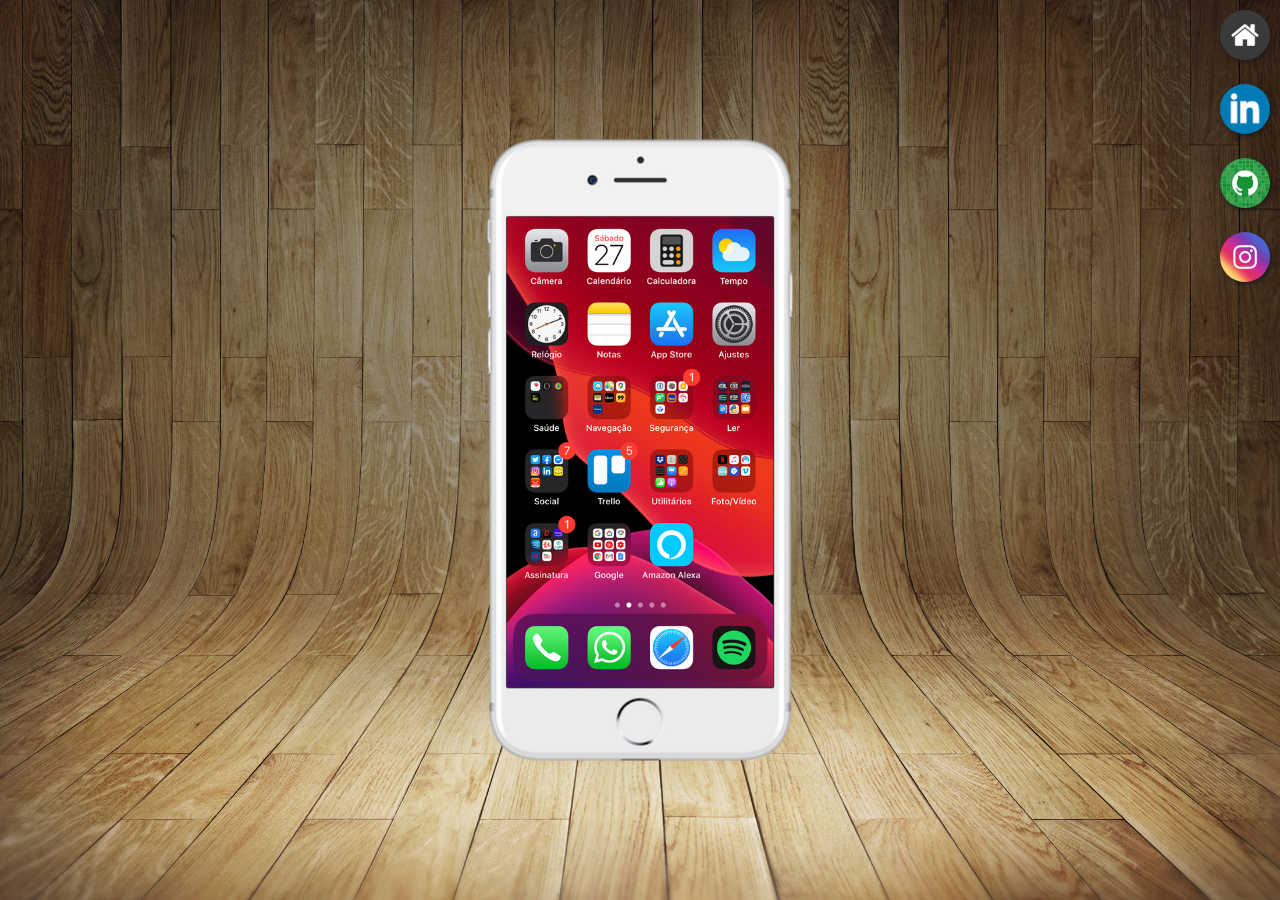
<file: index.html>
<!DOCTYPE html>
<html lang="pt-br">
<head>
    <meta charset="UTF-8">
    <meta http-equiv="X-UA-Compatible" content="IE=edge">
    <meta name="viewport" content="width=device-width, initial-scale=1.0">
    <title>Projetos redes sociais</title>
    <link rel="shortcut icon" href="favicon.ico" type="image/x-icon">
    <link rel="stylesheet" href="Estilos/style.css">
    <style>
        
    
    </style>
</head>
<body>
    <main>
        <section id = "telefone">
            <iframe src="home.html" name = 'tela' id="tela" frameborder="0"></iframe>
        </section>

        <section id = "rede-sociais">
            <a href="home.html" target="tela"><img src="imagens/logo-home.jpg" alt="home"></a><br>
            <a href="youtube.html" target="tela"><img src="imgeu/link.png" alt="logo youtube"></a><br>
            <a href="github.html" target="tela"><img src="imagens/logo-github.jpg" alt="logo github"></a><br>
            <a href="insta.html" target="tela"><img src="imagens/logo-instagram.jpg" alt="instagram"></a><br>
    </main>
   
</body>
</html>
</file>
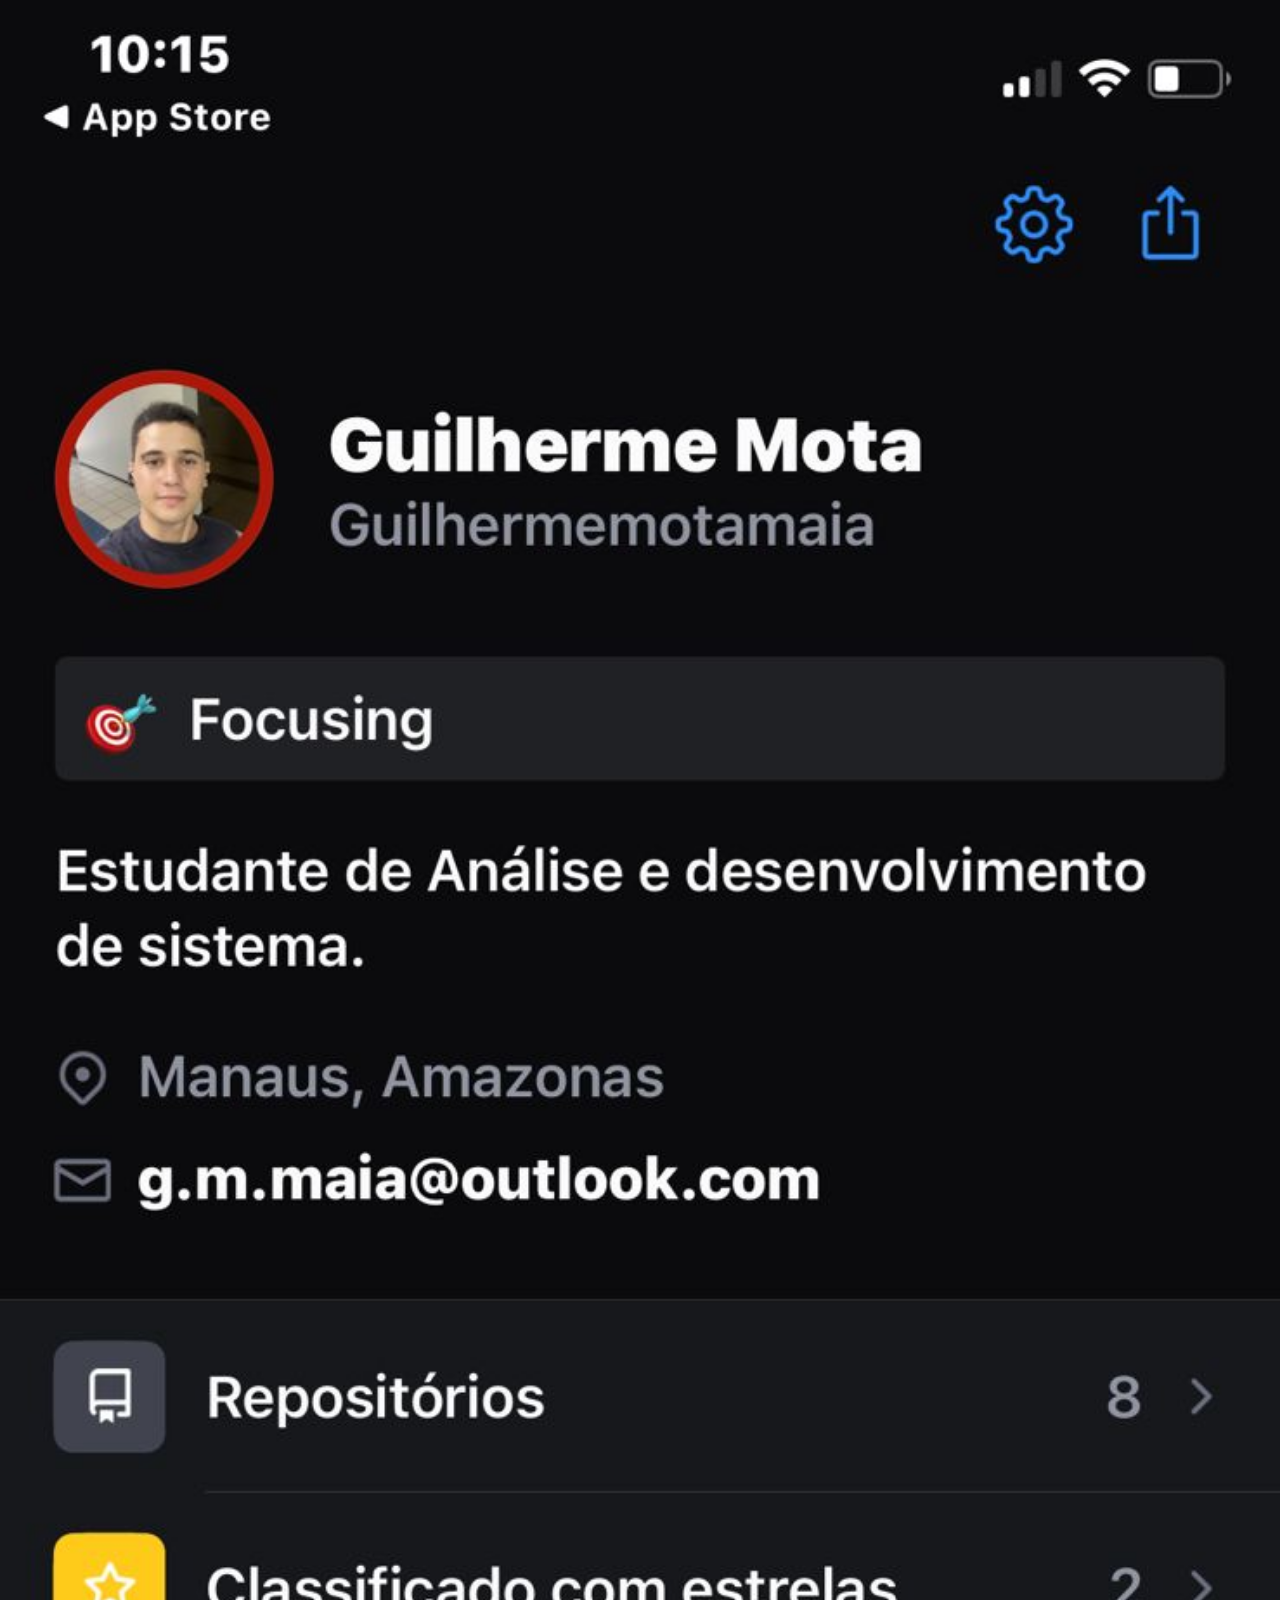
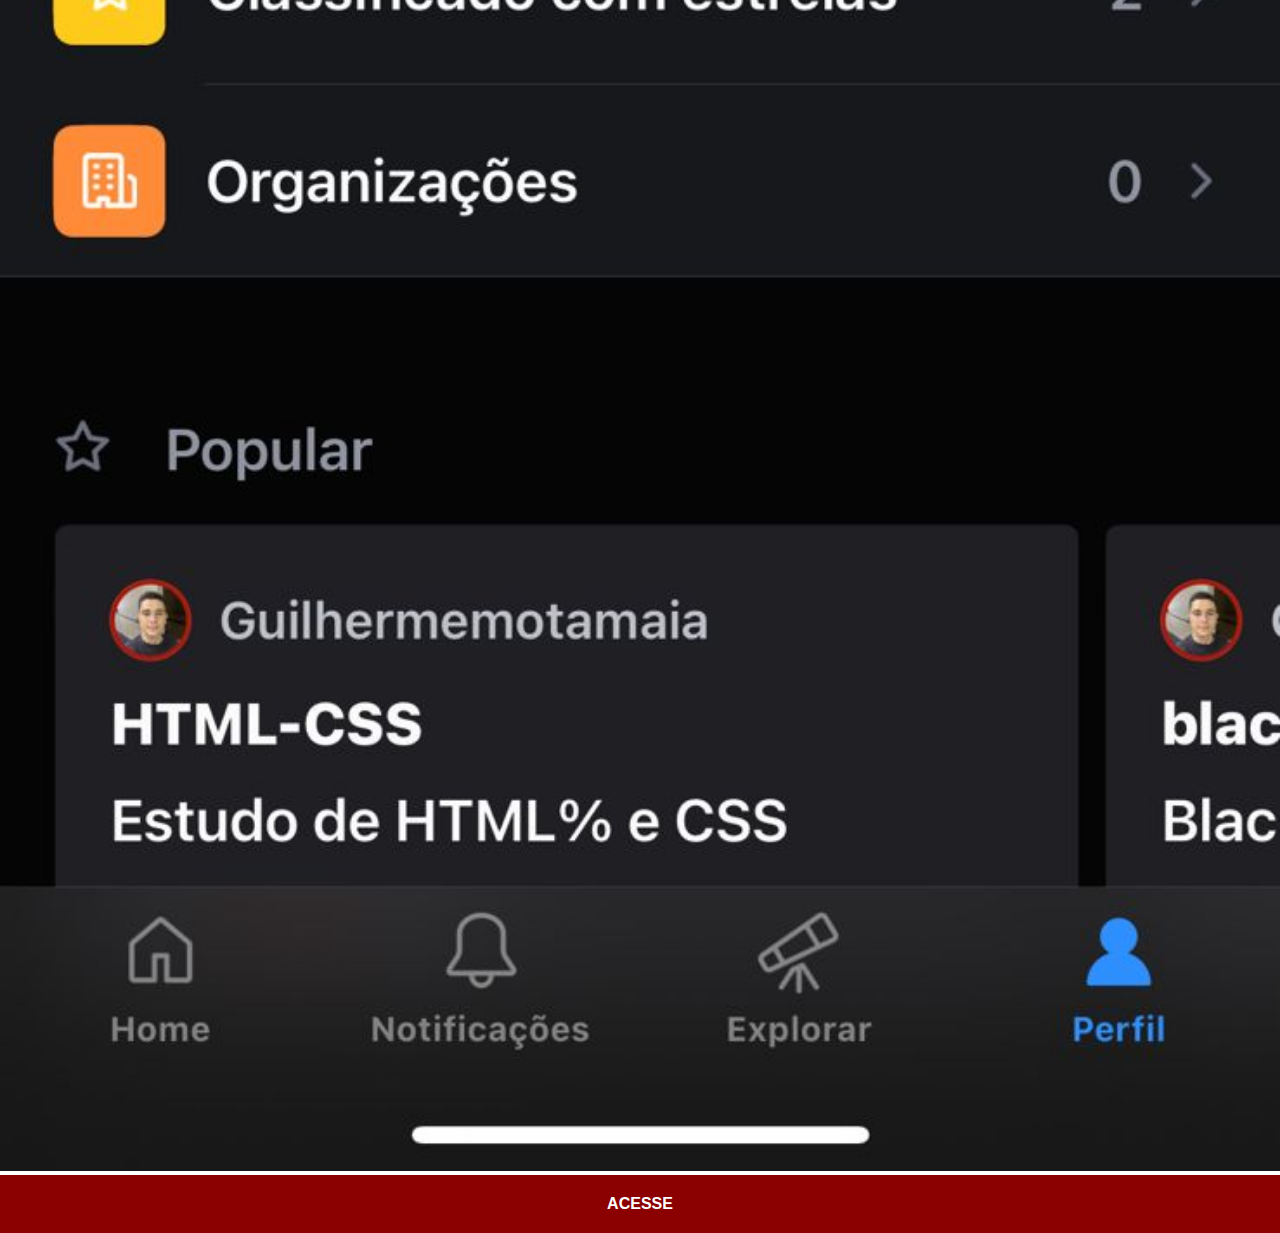
<file: github.html>
<!DOCTYPE html>
<html lang="pt-br">
<head>
    <meta charset="UTF-8">
    <meta http-equiv="X-UA-Compatible" content="IE=edge">
    <meta name="viewport" content="width=device-width, initial-scale=1.0">
    <link rel="stylesheet" href="Estilos/social.css">
    <title>GitHub</title>
</head>
<body>
    <img src="imgeu/giteu.jpeg" alt="GitHub">
    <a href="https://github.com/Guilhermemotamaia" target="_blank">ACESSE</a>
</body>
</html>
</file>
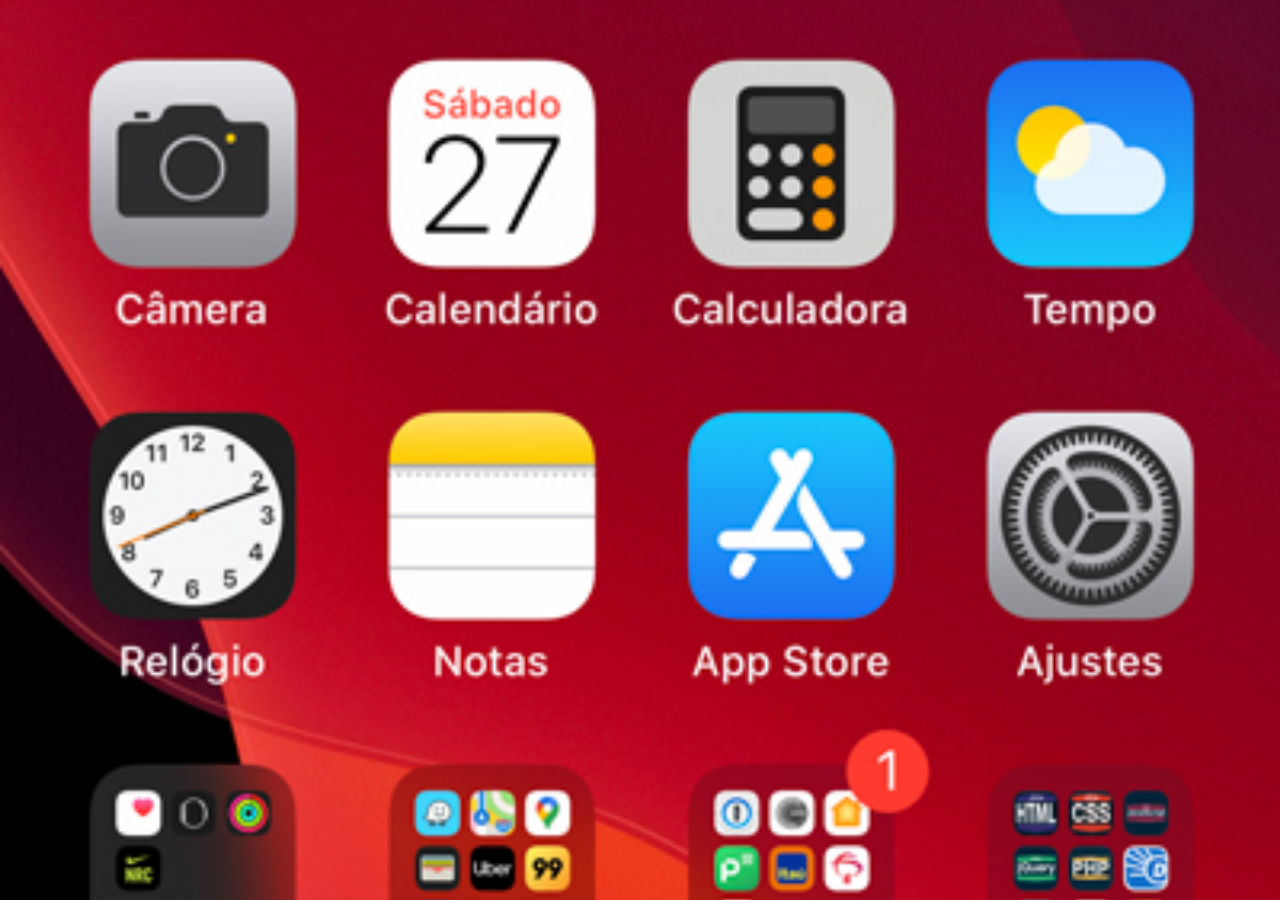
<file: home.html>
<!DOCTYPE html>
<html lang="pt-br">
<head>
    <meta charset="UTF-8">
    <meta http-equiv="X-UA-Compatible" content="IE=edge">
    <meta name="viewport" content="width=device-width, initial-scale=1.0">
    <title>Home</title>
    <style>
        *{
            margin: 0px;
            padding: 0px;
        }
        body {
            width: 100 vw;
            height: 100vh;
            background: black url('imagens/tela-home.jpg') no-repeat top center;
            background-size: cover;
        }
    </style>
</head>
<body>
</body>
</html>
</file>
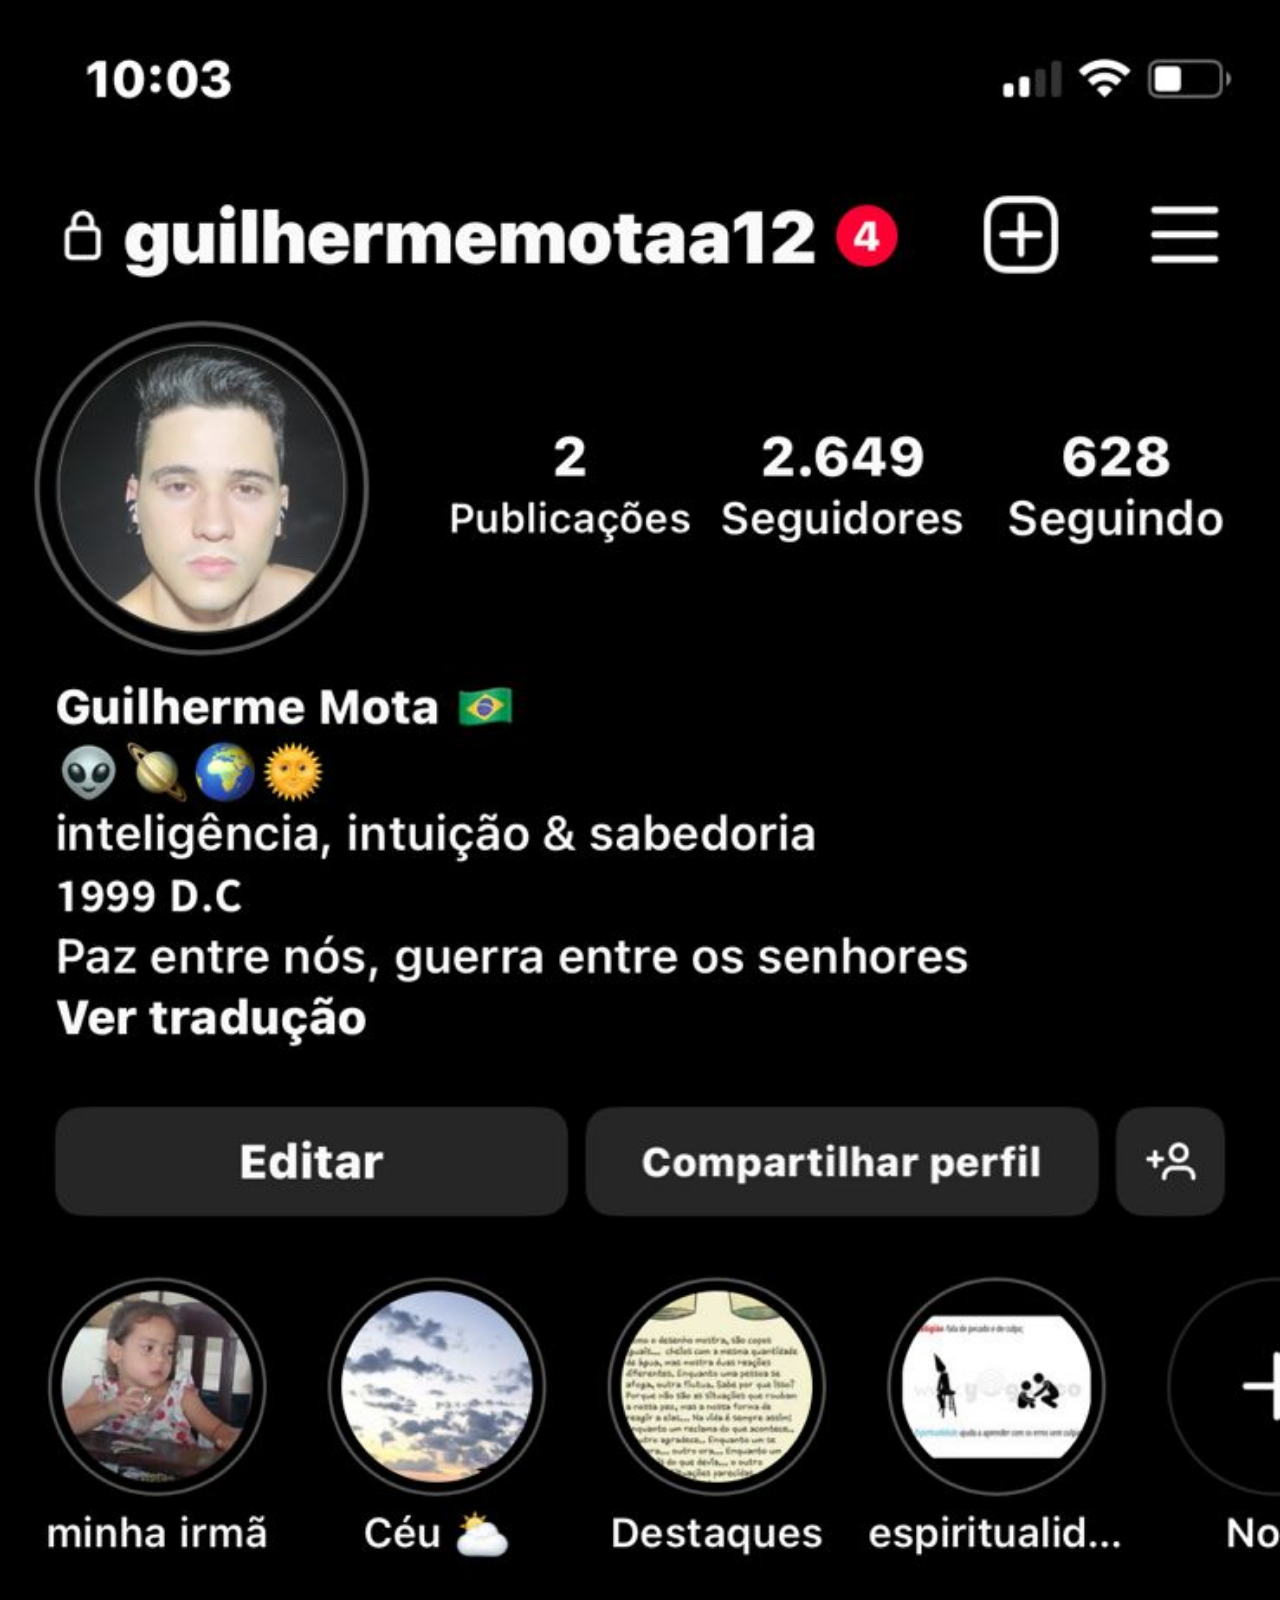
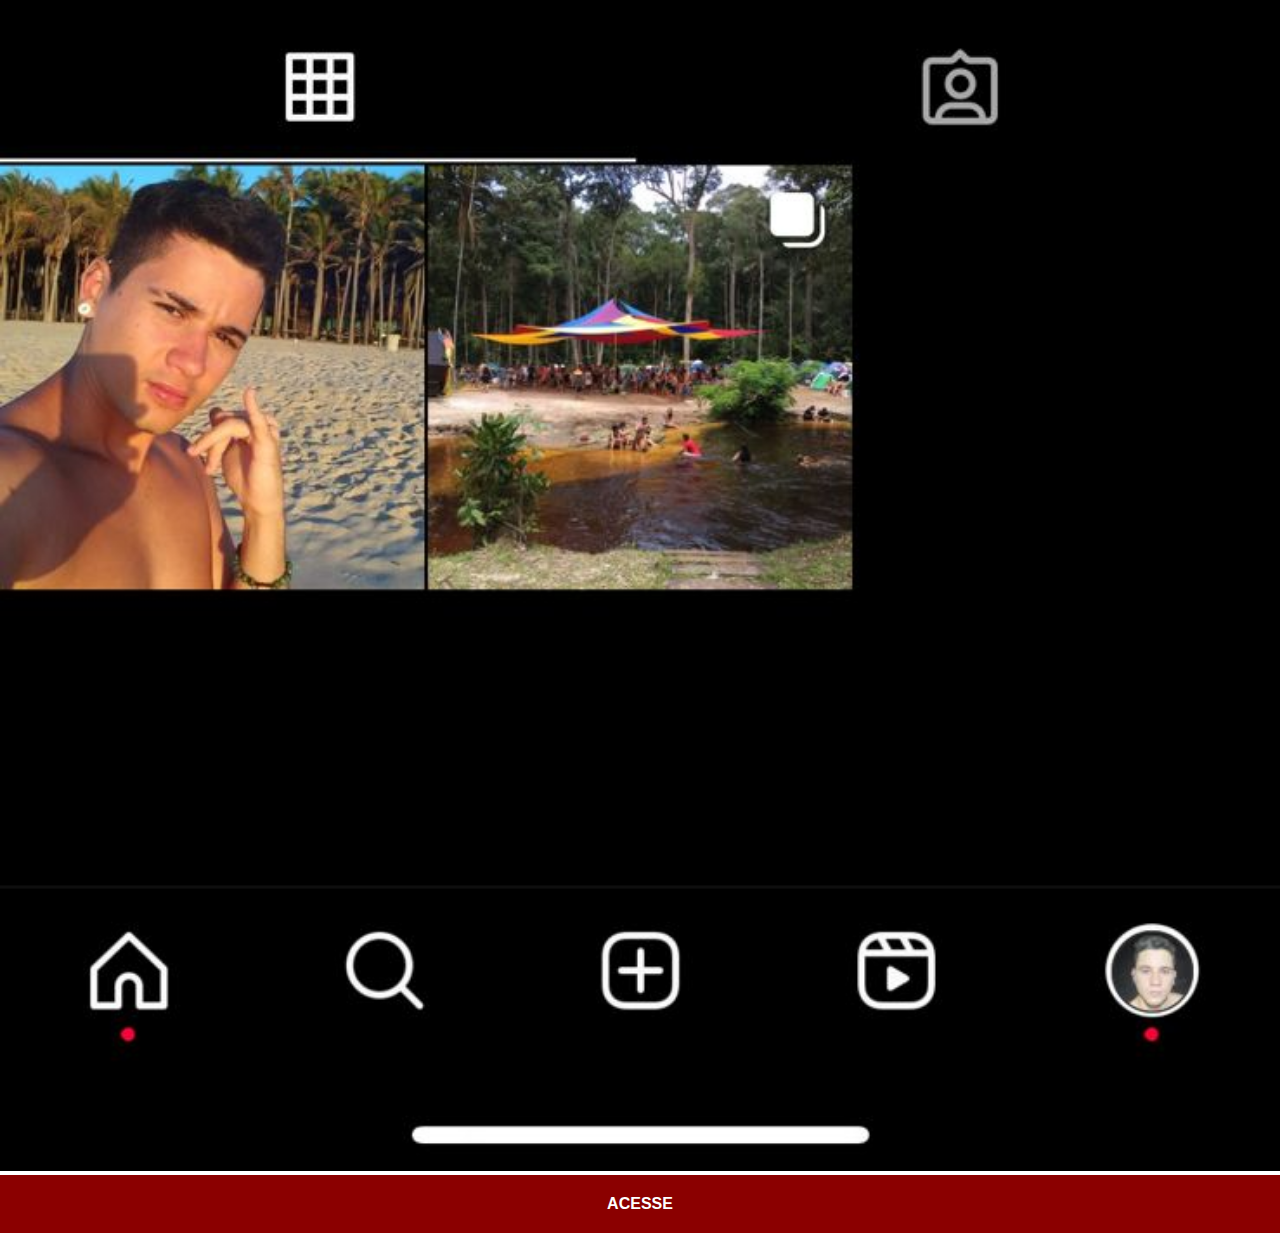
<file: insta.html>
<!DOCTYPE html>
<html lang="pt-br">
<head>
    <meta charset="UTF-8">
    <meta http-equiv="X-UA-Compatible" content="IE=edge">
    <meta name="viewport" content="width=device-width, initial-scale=1.0">
    <link rel="stylesheet" href="Estilos/social.css">
    <title>Instagram</title>
</head>
<body>
    <img src="imgeu/instaeu.jpeg" alt="instagram">
    <a href="https://instagram.com/guilhermemotaa12?igshid=YmMyMTA2M2Y=" target="_blank">ACESSE</a>
</body>
</html>
</file>
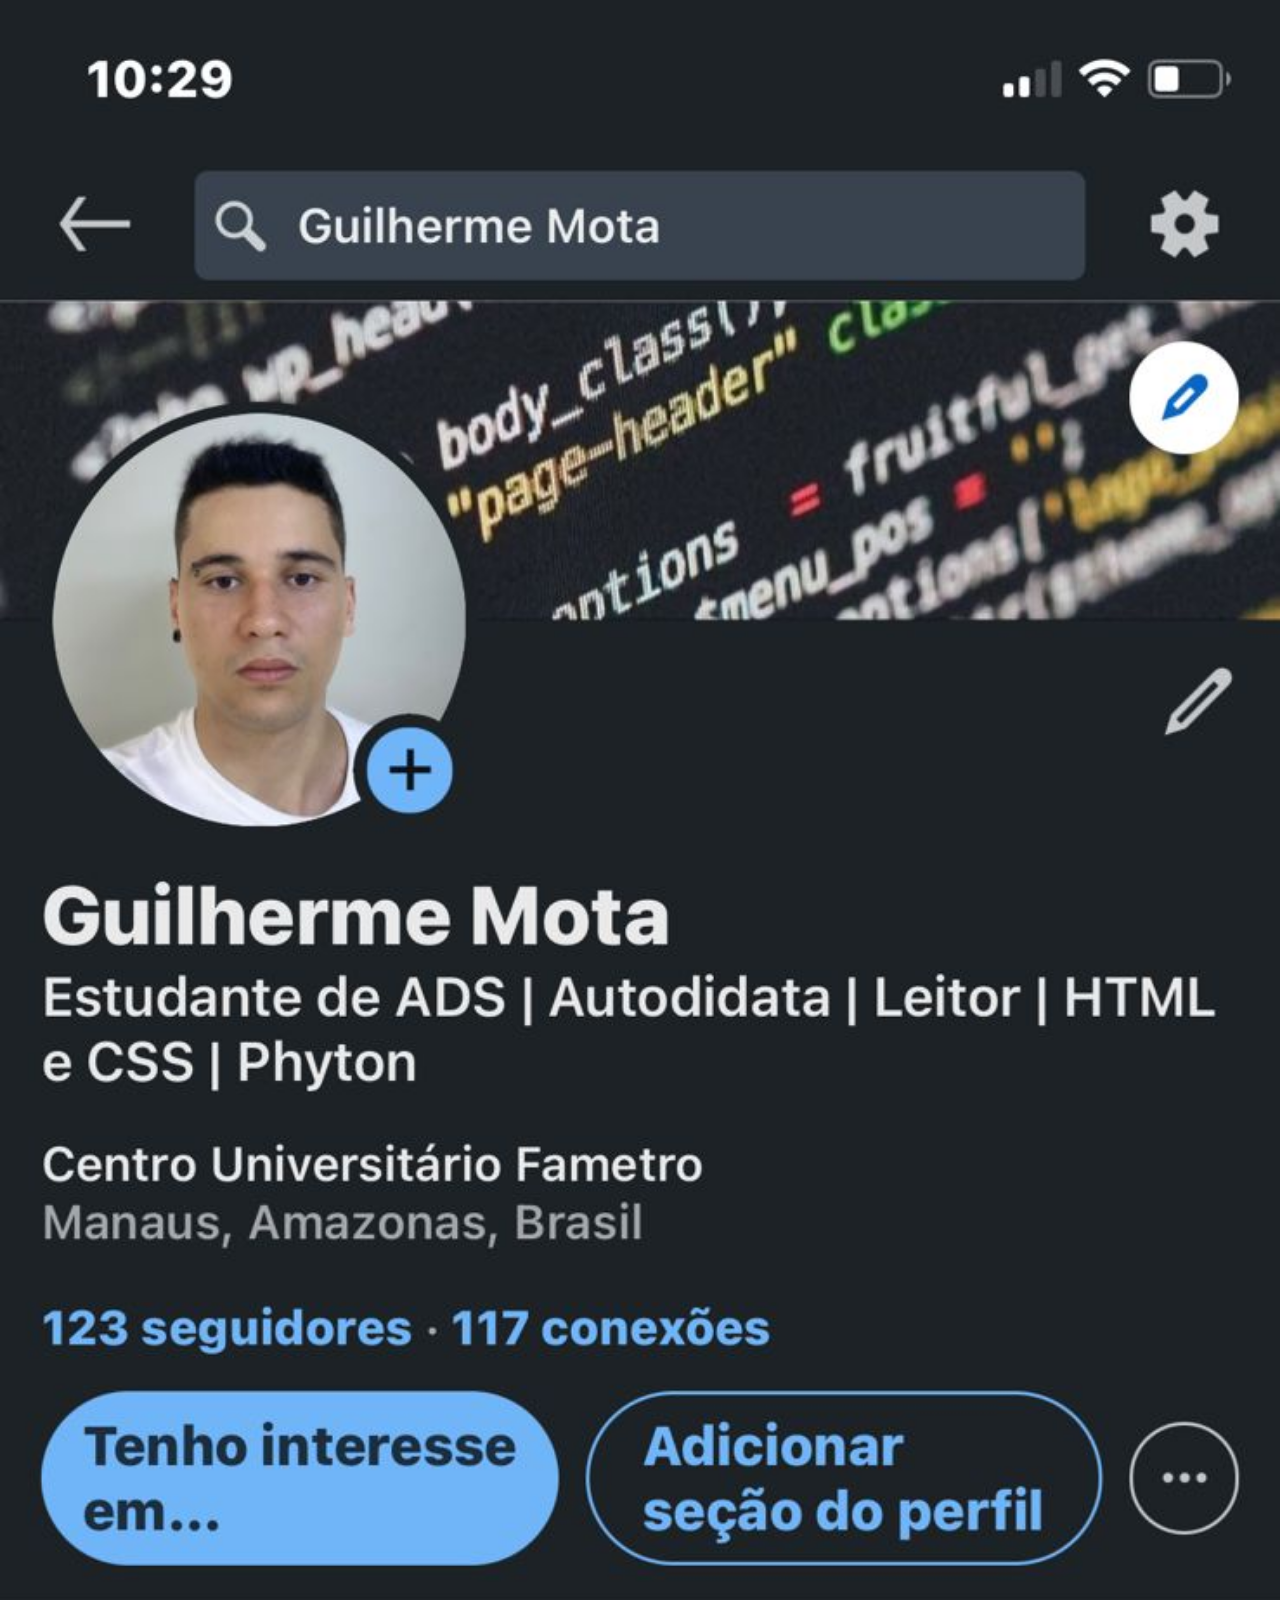
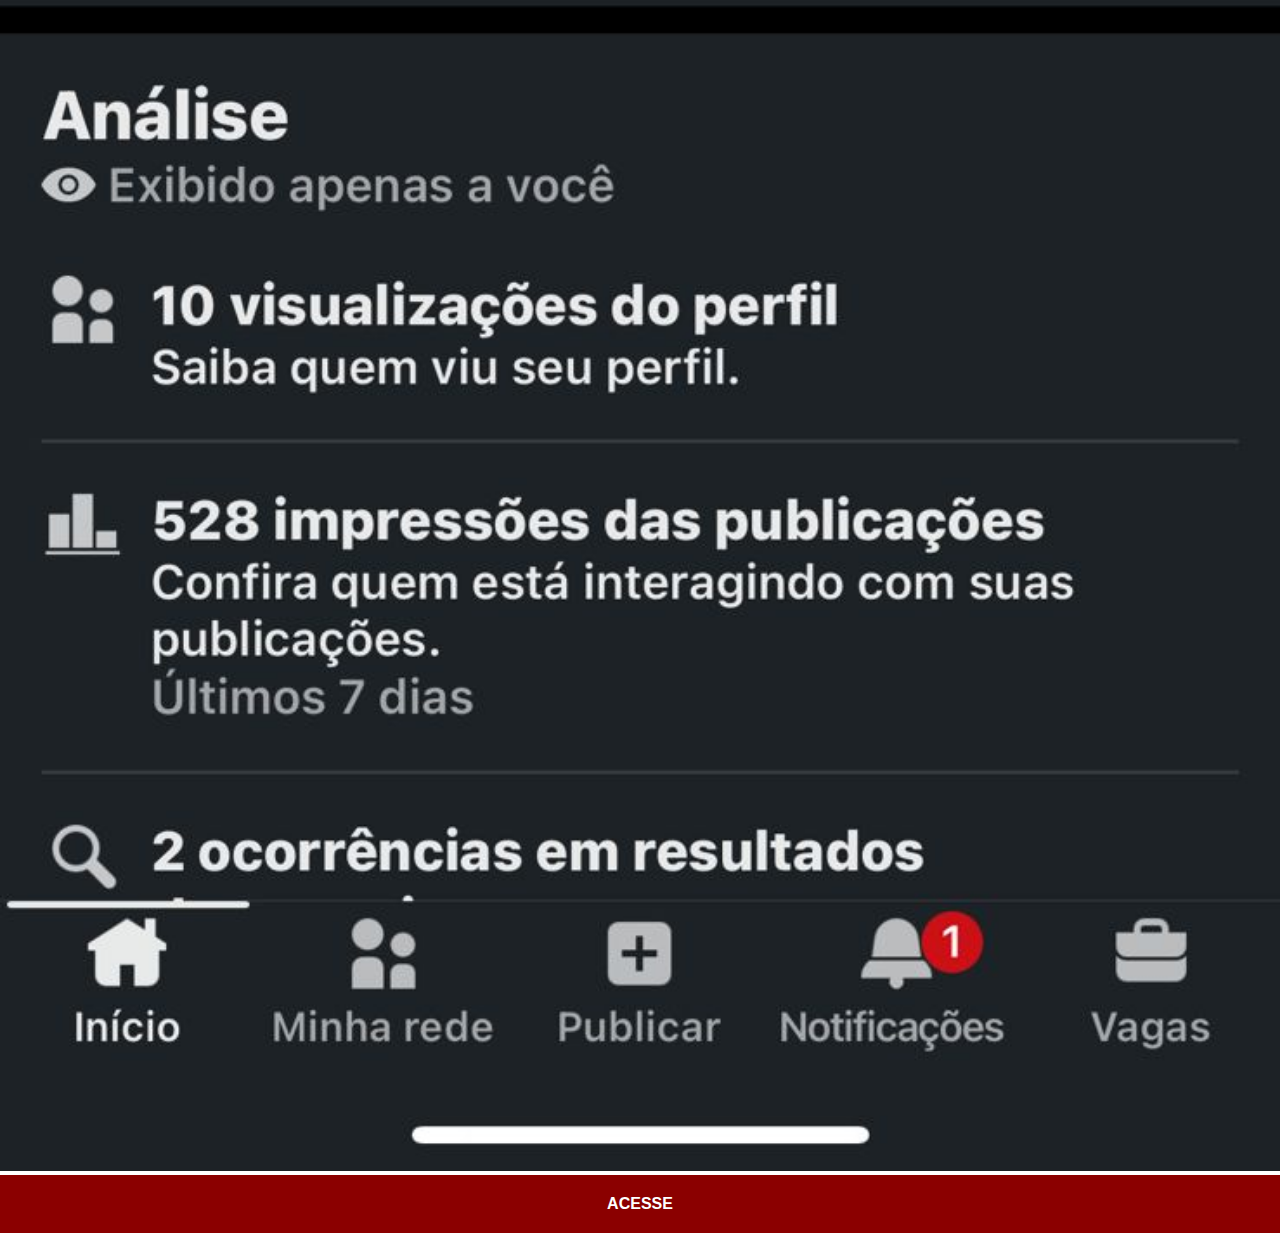
<file: youtube.html>
<!DOCTYPE html>
<html lang="pt-br
    <meta charset="UTF-8">
    <meta http-equiv="X-UA-Compatible" content="IE=edge">
    <meta name="viewport" content="width=device-width, initial-scale=1.0">
    <link rel="stylesheet" href="Estilos/social.css">
    <title>Youtube</title>
</head>
<body>
    <img src="imgeu/linkperfil.jpeg" alt="Linkedin">
    <a href="https://www.linkedin.com/in/guilherme-mota-maia" target="_blank">ACESSE</a>
</body>
</html>
</file>
<file: Estilos/style.css>
@charset "UTF-8";

*{
    margin: 0px;
    padding: 0px;
    font-family: Arial, Helvetica, sans-serif;

}
html, body {
    height: 100vh;
    width: 100vw;
    background-color: black;
}

body {
background: url(../imagens/fundo-madeira.jpg) no-repeat top center;
background-size: cover;
background-attachment: fixed;
}

main {
    height: 100vh;
    position: relative;
    
}

section#telefone {
    position: absolute;
    top: 50%;
    left: 50%;
    height: 627px;
    width: 311px;
    background-color: blueviolet;
    transform: translate(-50%, -50%);
    background: url(../imagens/frame-iphone.png) no-repeat;
}
section#rede-sociais img {
    width: 50px; 
    margin: 10px;
    border-radius: 50%;
    box-shadow: 2px 2px 5px rgb(29, 28, 28);
    box-sizing: border-box;
}
section#rede-sociais {
    text-align: right;
}

#rede-sociais img:hover { 
    transform: translate(-3px, -3px);  
    transition: transform 0.5s border 2 s;
}
#tela{
position: relative;
top: 80px;
left:22px;
width: 267px;
height: 471px;
}
</file>
<file: Estilos/social.css>
@charset "UTF-8";

*{
    margin: 0px;
    padding: 0px;
    font-family: Arial, Helvetica, sans-serif;

}
::-webkit-scrollbar {
    width: 0px;
    height: 0px;
}
img {
    width: 100vw;

}
a {
    display: block;
    background-color: darkred;
    color: white;
    padding: 20px;
    text-align: center;
    font-weight: bolder;
    text-decoration: none;
}
a:hover{
    background-color: red;
}
</file>
